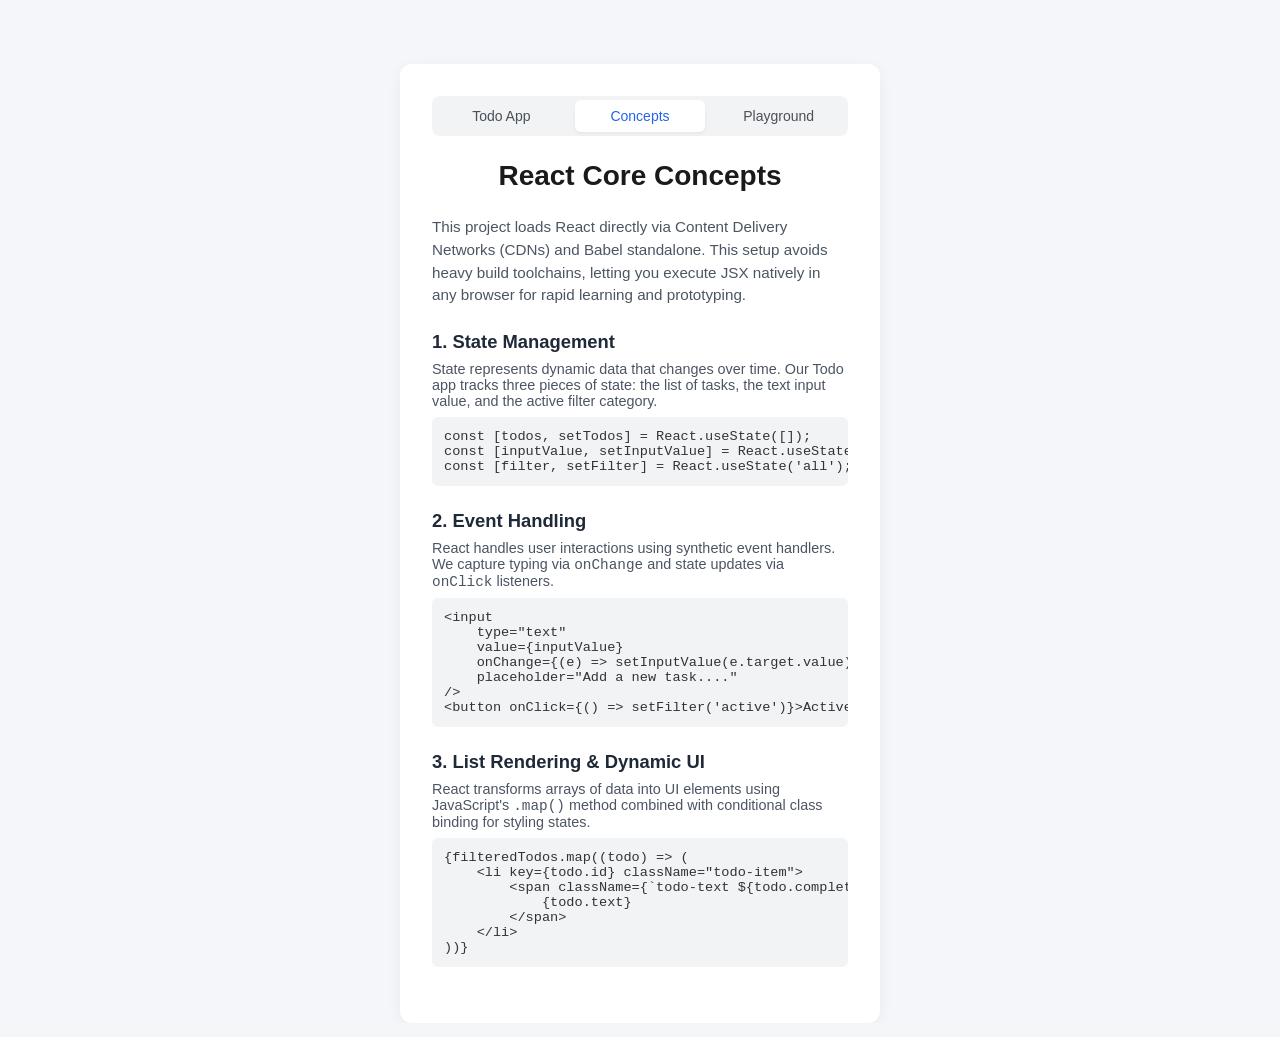
<file: concepts.html>
<!DOCTYPE html>
<html lang="en">
<head>
  <meta charset="UTF-8">
  <meta name="viewport" content="width=device-width, initial-scale=1.0">
  <title>React Concepts - Todo Basics</title>
  <link rel="stylesheet" href="style.css">
</head>
<body>
  <div class="app-container">
    <nav class="nav-bar">
      <a href="index.html" class="nav-link">Todo App</a>
      <a href="concepts.html" class="nav-link">Concepts</a>
      <a href="playground.html" class="nav-link">Playground</a>
    </nav>

    <h1 class="app-title">React Core Concepts</h1>
    
    <div class="concept-intro">
      <p>This project loads React directly via Content Delivery Networks (CDNs) and Babel standalone. This setup avoids heavy build toolchains, letting you execute JSX natively in any browser for rapid learning and prototyping.</p>
    </div>

    <section class="concept-section">
      <h2>1. State Management</h2>
      <p>State represents dynamic data that changes over time. Our Todo app tracks three pieces of state: the list of tasks, the text input value, and the active filter category.</p>
      <pre><code>const [todos, setTodos] = React.useState([]);
const [inputValue, setInputValue] = React.useState('');
const [filter, setFilter] = React.useState('all');</code></pre>
    </section>

    <section class="concept-section">
      <h2>2. Event Handling</h2>
      <p>React handles user interactions using synthetic event handlers. We capture typing via <code>onChange</code> and state updates via <code>onClick</code> listeners.</p>
      <pre><code>&lt;input
    type="text"
    value={inputValue}
    onChange={(e) => setInputValue(e.target.value)}
    placeholder="Add a new task...."
/&gt;
&lt;button onClick={() => setFilter('active')}&gt;Active&lt;/button&gt;</code></pre>
    </section>

    <section class="concept-section">
      <h2>3. List Rendering & Dynamic UI</h2>
      <p>React transforms arrays of data into UI elements using JavaScript's <code>.map()</code> method combined with conditional class binding for styling states.</p>
      <pre><code>{filteredTodos.map((todo) => (
    &lt;li key={todo.id} className="todo-item"&gt;
        &lt;span className={`todo-text ${todo.completed ? 'completed' : ''}`}&gt;
            {todo.text}
        &lt;/span&gt;
    &lt;/li&gt;
))}</code></pre>
    </section>
  </div>

  <script>
    const currentPath = window.location.pathname.split('/').pop() || 'index.html';
    document.querySelectorAll('.nav-bar a').forEach(link => {
      if (link.getAttribute('href') === currentPath) {
        link.classList.add('active');
      }
    });
  </script>
</body>
</html>
</file>
<file: style.css>
/* CSS Custom Properties */
:root {
  --color-primary: #2563eb;
  --color-primary-dark: #1d4ed8;
  --color-danger: #dc2626;
  --color-text: #1f2937;
  --color-text-muted: #4b5563;
  --color-surface: #f1f3f5;
  --color-text-secondary: #495057;
  --color-text-disabled: #9ca3af;
  --radius: 8px;
  --transition: 0.2s;
}

/* Global Reset & Base Layout */
* {
  box-sizing: border-box;
  margin: 0;
  padding: 0;
}

body {
  font-family: -apple-system, BlinkMacSystemFont, "Segoe UI", Roboto, Helvetica, Arial, sans-serif;
  background-color: #f4f6f9;
  color: #333;
  display: flex;
  justify-content: center;
  align-items: flex-start;
  min-height: 100vh;
  padding-top: 4rem;
}

/* Main App Container */
.app-container {
  background: #ffffff;
  padding: 2rem;
  border-radius: 12px;
  box-shadow: 0 4px 15px rgba(0, 0, 0, 0.05);
  width: 100%;
  max-width: 480px;
}

/* App Title */
.app-title {
  font-size: 1.75rem;
  font-weight: 700;
  text-align: center;
  margin-bottom: 1.5rem;
  color: #1a1a1a;
}

/* Filter Bar */
.filter-bar {
  display: flex;
  gap: 0.5rem;
  margin-bottom: 1.25rem;
  background: var(--color-surface);
  padding: 4px;
  border-radius: var(--radius);
}

.filter-btn {
  flex: 1;
  padding: 0.5rem;
  border: none;
  background: transparent;
  font-size: 0.875rem;
  font-weight: 500;
  color: var(--color-text-secondary);  border-radius: 6px;
  cursor: pointer;
  transition: all var(--transition) ease;
}

.filter-btn:hover {
  color: #212529;
}

.filter-btn.active {
  background: #ffffff;
  color: var(--color-primary);
  box-shadow: 0 2px 4px rgba(0, 0, 0, 0.05);
}

/* Input Section Wrapper */
.input-section {
  display: flex;
  gap: 0.5rem;
  margin-bottom: 1.5rem;
}

.todo-input {
  flex: 1;
  padding: 0.75rem 1rem;
  border: 1px solid #d1d5db;
  border-radius: var(--radius);
  font-size: 1rem;
  outline: none;
  transition: border-color var(--transition);
}

.todo-input:focus {
  border-color: var(--color-primary);
}

/* Buttons */
.btn-primary {
  background-color: var(--color-primary);
  color: white;
  border: none;
  padding: 0.75rem 1.25rem;
  border-radius: var(--radius);
  font-weight: 600;
  cursor: pointer;
  transition: background-color var(--transition);
}

.btn-primary:hover {
  background-color: var(--color-primary-dark);
}

.btn-danger {
  background-color: transparent;
  color: var(--color-danger);
  border: 1px solid transparent;
  padding: 0.4rem 0.75rem;
  border-radius: 6px;
  font-size: 0.875rem;
  font-weight: 500;
  cursor: pointer;
  transition: all var(--transition);
}

.btn-danger:hover {
  background-color: #fee2e2;
  border-color: #fecaca;
}

/* Todo List (ul) */
.todo-list {
  list-style: none;
}

/* Todo List Items (li) */
.todo-item {
  display: flex;
  align-items: center;
  justify-content: space-between;
  padding: 0.75rem 0.5rem;
  border-bottom: 1px solid #e5e7eb;
}

.todo-item:last-child {
  border-bottom: none;
}

.todo-item-left {
  display: flex;
  align-items: center;
  gap: 0.75rem;
  flex: 1;
  overflow: hidden;
}

.todo-item input[type="checkbox"] {
  width: 1.125rem;
  height: 1.125rem;
  cursor: pointer;
}

/* Task Text (span) */
.todo-text {
  font-size: 1rem;
  color: var(--color-text);
  word-break: break-word;
  transition: color var(--transition), opacity var(--transition);
}

.todo-text.completed {
  text-decoration: line-through;
  color: var(--color-text-disabled);
}

/* Navigation & Concepts Page */
.nav-bar {
  display: flex;
  gap: 0.5rem;
  margin-bottom: 1.5rem;
  background: var(--color-surface);
  padding: 4px;
  border-radius: var(--radius);
}
.nav-link {
  flex: 1;
  text-align: center;
  padding: 0.5rem;
  text-decoration: none;
  font-size: 0.875rem;
  font-weight: 500;
  color: var(--color-text-secondary);
  border-radius: 6px;
  transition: all var(--transition) ease;
}
.nav-link:hover {
  color: #212529;
}
.nav-link.active {
  background: #ffffff;
  color: var(--color-primary);
  box-shadow: 0 2px 4px rgba(0, 0, 0, 0.05);
}

.concept-intro {
  margin-bottom: 1.5rem;
  font-size: 0.95rem;
  color: var(--color-text-muted);
  line-height: 1.5;
}

.concept-section {
  margin-bottom: 1.5rem;
}

.concept-section h2 {
  font-size: 1.15rem;
  margin-bottom: 0.5rem;
  color: var(--color-text);
}

.concept-section p {
  font-size: 0.9rem;
  color: var(--color-text-muted);
  margin-bottom: 0.5rem;
}
.concept-section pre {
  background: var(--color-surface);
  padding: 0.75rem;
  border-radius: 6px;
  font-size: 0.85rem;
  overflow-x: auto;
  white-space: pre;
  font-family: monospace;
}

/* Playground Page */
.playground-toolbar {
  display: flex;
  gap: 0.5rem;
  margin-bottom: 1.5rem;
}

.playground-widget {
  background: #f9fafb;
  border: 1px solid #e5e7eb;
  border-radius: var(--radius);
  padding: 1rem;
  margin-bottom: 1rem;
}

.widget-header {
  display: flex;
  justify-content: space-between;
  align-items: center;
  margin-bottom: 0.75rem;
}

.widget-header h3 {
  font-size: 1rem;
  color: var(--color-text);
}

.counter-content {
  display: flex;
  align-items: center;
  justify-content: center;
  gap: 1rem;
  padding: 0.5rem 0;
}

.counter-display {
  font-size: 1.25rem;
  font-weight: 600;
  min-width: 2rem;
  text-align: center;
  color: var(--color-text);
}

.toggle-content {
  padding: 0.5rem 0;
  display: flex;
  flex-direction: column;
  gap: 0.5rem;
}

.toggle-status {
  font-size: 0.9rem;
  color: var(--color-text-muted);
}

.playground-widget.widget-dark {
  background: #1f2937;
  border-color: #374151;
}

.playground-widget.widget-dark .widget-header h3,
.playground-widget.widget-dark .toggle-status {
  color: #f9fafb;
}

.fetch-content {
  padding: 0.5rem 0;
}

.fetch-status {
  font-size: 0.9rem;
  color: #6b7280;
}

.joke-setup {
  font-size: 0.95rem;
  color: var(--color-text);
  margin-bottom: 0.25rem;
}

.joke-punchline {
  font-size: 0.95rem;
  color: var(--color-primary);
  font-weight: 500;
}

.fetch-btn {
  margin-top: 0.75rem;
}

.fetch-error {
  font-size: 0.9rem;
  color: var(--color-danger);
}
</file>
